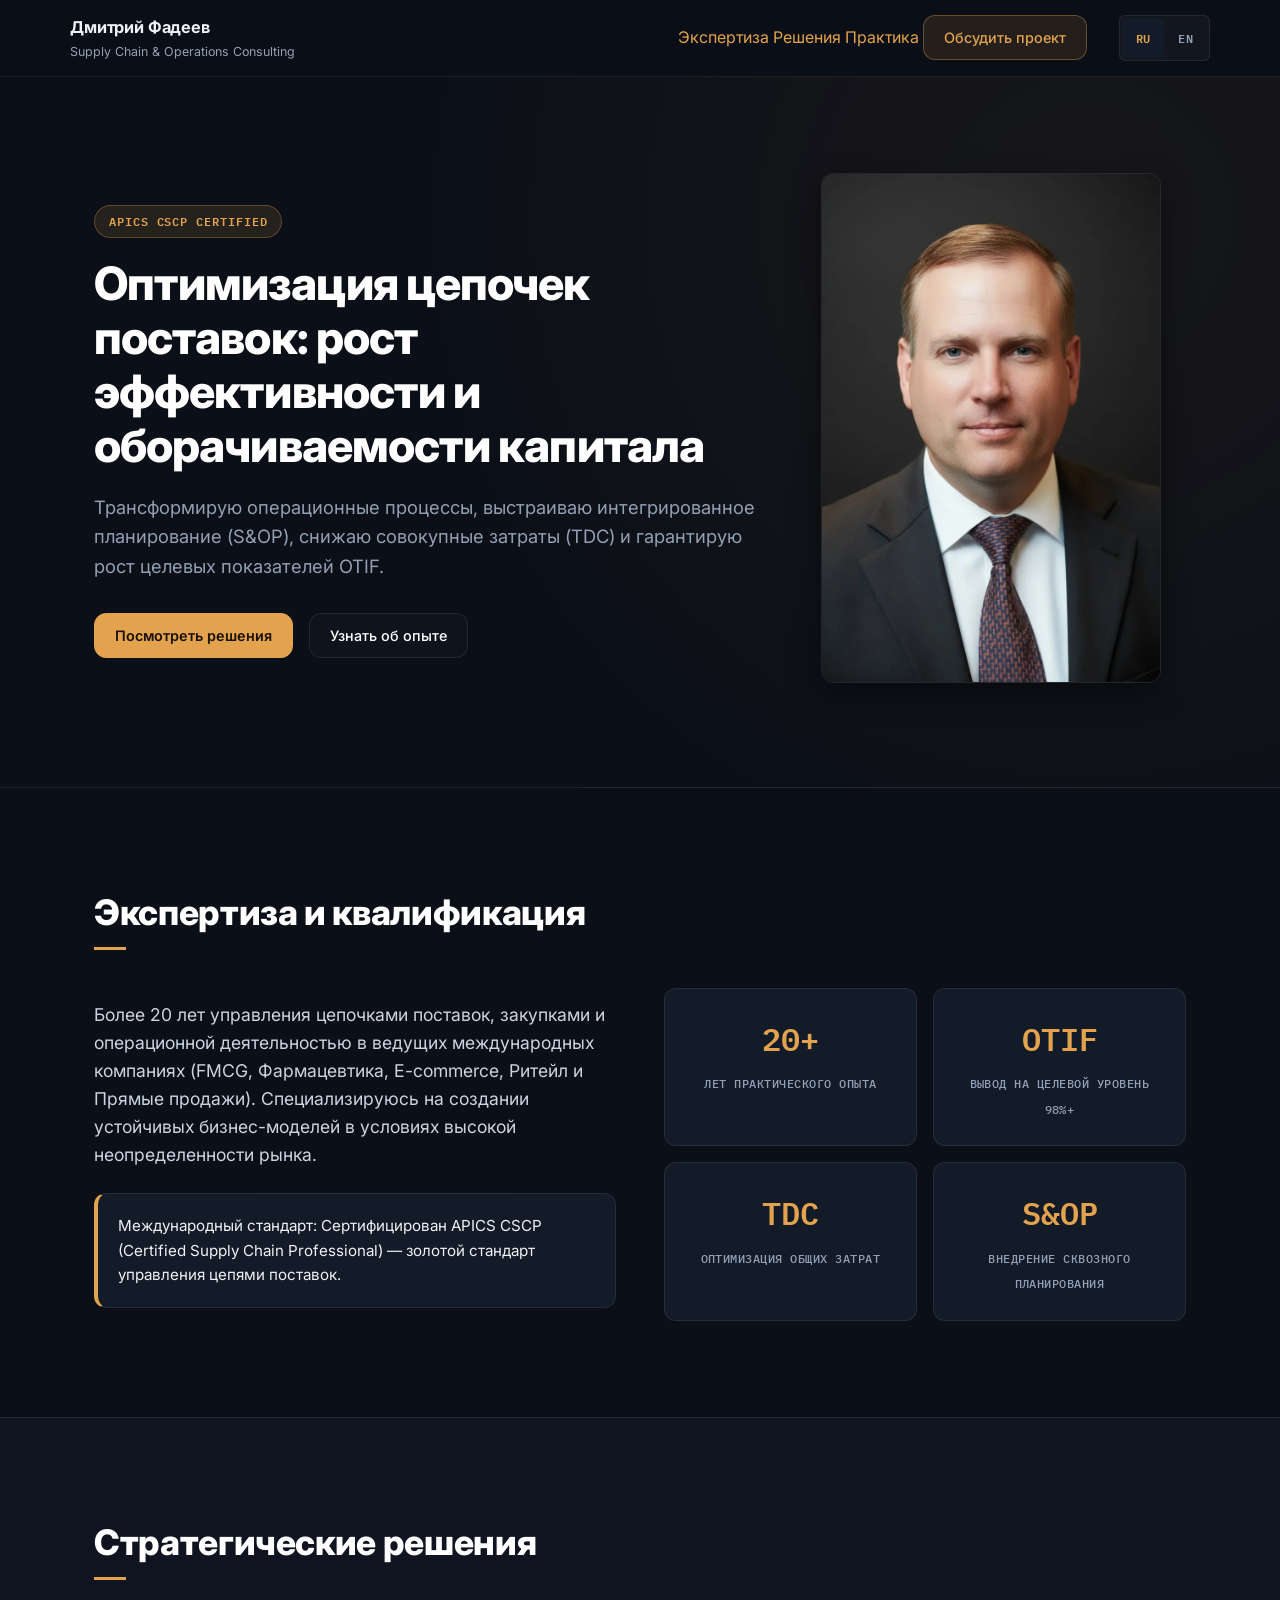
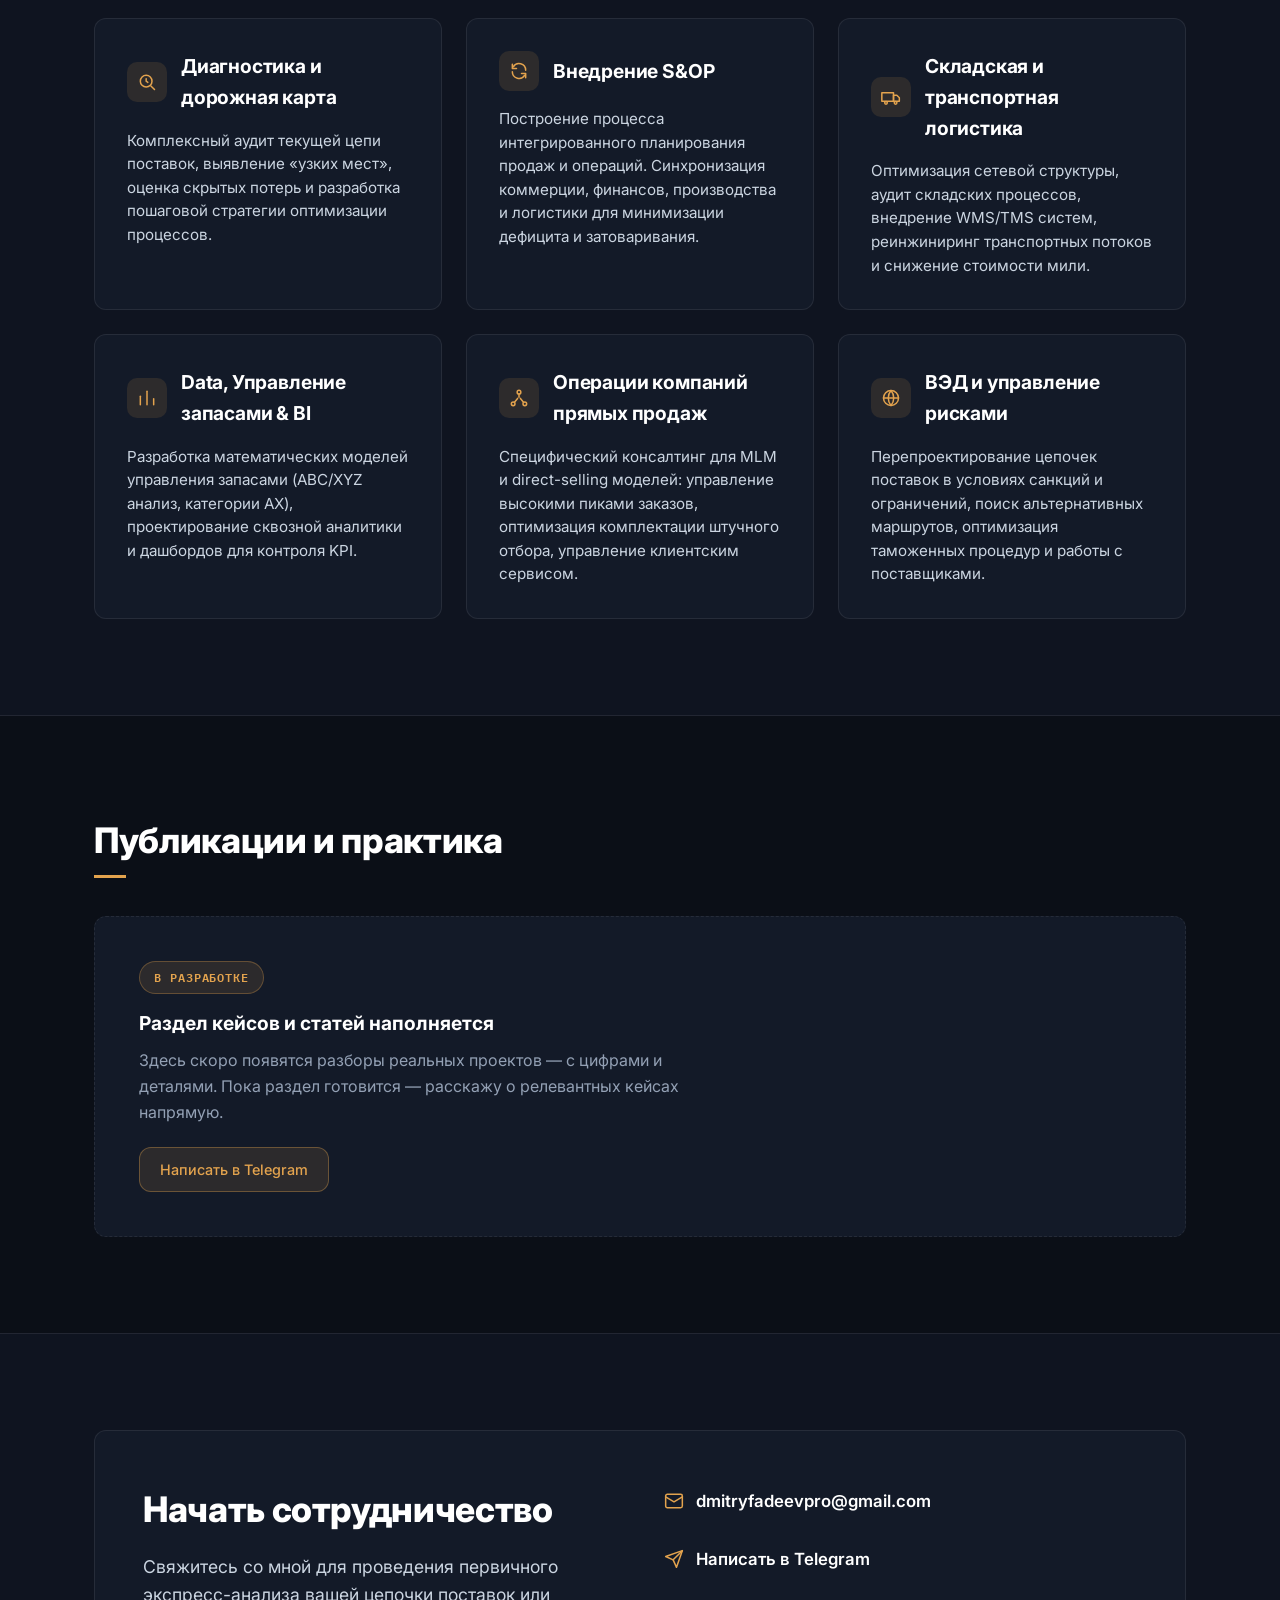
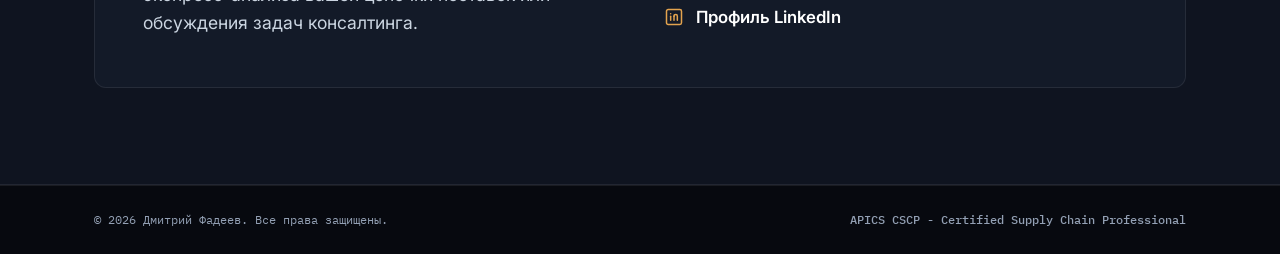
<file: index.html>
<!doctype html>
<html lang="ru" data-theme="dark">
<head>
  <meta charset="utf-8">
  <meta name="viewport" content="width=device-width,initial-scale=1">
  <title>Дмитрий Фадеев — Эксперт по цепочкам поставок | APICS CSCP</title>
  <meta name="description" content="Профессиональный консалтинг в области Supply Chain, S&amp;OP и операционного менеджмента для крупного бизнеса.">
  
  <meta property="og:type" content="website">
  <meta property="og:url" content="https://dmitryfadeev.pro/">
  <meta property="og:title" content="Дмитрий Фадеев — Консалтинг в Supply Chain">
  <meta property="og:description" content="Оптимизация цепочек поставок, внедрение S&amp;OP, снижение TDC, повышение OTIF. 20+ лет опыта.">
  <meta property="og:image" content="https://dmitryfadeev.pro/assets/images/photo.jpg">

  <meta property="twitter:card" content="summary_large_image">
  <meta property="twitter:url" content="https://dmitryfadeev.pro/">
  <meta property="twitter:title" content="Дмитрий Фадеев — Консалтинг в Supply Chain">
  <meta property="twitter:description" content="Оптимизация цепочек поставок, внедрение S&amp;OP, снижение TDC, повышение OTIF. 20+ лет опыта.">
  <meta property="twitter:image" content="https://dmitryfadeev.pro/assets/images/photo.jpg">

  <link rel="icon" href="assets/images/favicon.svg" type="image/svg+xml">
  
  <link rel="preconnect" href="https://fonts.googleapis.com">
  <link rel="preconnect" href="https://fonts.gstatic.com" crossorigin>
  <link href="https://fonts.googleapis.com/css2?family=Inter:wght@400;600;700;800&family=IBM+Plex+Mono:wght@500;600&display=swap" rel="stylesheet">

  <link rel="canonical" href="https://dmitryfadeev.pro/">
  <meta name="theme-color" content="#0B0F17">
  <link rel="preload" as="image" href="assets/images/photo.webp" imagesrcset="assets/images/photo.webp" fetchpriority="high">

  <link rel="stylesheet" href="assets/style.css">

  <script type="application/ld+json">
  {
    "@context": "https://schema.org",
    "@type": "Person",
    "name": "Dmitry Fadeev",
    "alternateName": "Дмитрий Фадеев",
    "url": "https://dmitryfadeev.pro/",
    "image": "https://dmitryfadeev.pro/assets/images/photo.jpg",
    "jobTitle": "Supply Chain & Operations Consultant",
    "description": "Консалтинг в области Supply Chain, S&OP и операционного менеджмента. APICS CSCP Certified.",
    "sameAs": [
      "https://www.linkedin.com/in/dmitryfadeev/",
      "https://t.me/dmitryfadeevpro"
    ],
    "hasCredential": {
      "@type": "EducationalOccupationalCredential",
      "credentialCategory": "certification",
      "name": "APICS CSCP — Certified Supply Chain Professional"
    }
  }
  </script>
</head>
<body>

<header class="header">
  <div class="container header__row">
    <div class="brand">
      <div class="brand__text">
        <strong class="brand__name" data-i18n="brandName">Дмитрий Фадеев</strong>
        <span class="brand__role">Supply Chain &amp; Operations Consulting</span>
      </div>
    </div>
    
    <nav id="nav" class="nav">
      <div class="nav__links">
        <a href="#expertise" data-i18n="navExpertise">Экспертиза</a>
        <a href="#solutions" data-i18n="navSolutions">Решения</a>
        <a href="#practice" data-i18n="navPractice">Практика</a>
        <a href="#contact" class="btn btn--primary" data-i18n="navContact">Обсудить проект</a>
      </div>
    </nav>

    <div class="header__controls">
      <div class="lang-switch" role="group" aria-label="Language switch">
        <button class="lang" data-lang="ru" aria-pressed="true">RU</button>
        <button class="lang" data-lang="en" aria-pressed="false">EN</button>
      </div>
      <button class="burger" aria-label="Открыть меню" aria-expanded="false" aria-controls="nav">
        <span></span><span></span><span></span>
      </button>
    </div>
  </div>
</header>

<main id="main">
  <section class="hero">
    <div class="container hero__grid">
      <div class="hero__text">
        <div class="badge">APICS CSCP Certified</div>
        <h1 data-i18n="heroTitle">Оптимизация цепочек поставок: рост эффективности и оборачиваемости капитала</h1>
        <p class="lead" data-i18n="heroLead">Трансформирую операционные процессы, выстраиваю интегрированное планирование (S&amp;OP), снижаю совокупные затраты (TDC) и гарантирую рост целевых показателей OTIF.</p>
        <div class="hero__actions">
          <a href="#solutions" class="btn btn--accent" data-i18n="heroBtn">Посмотреть решения</a>
          <a href="#expertise" class="btn" data-i18n="heroBtnSub">Узнать об опыте</a>
        </div>
      </div>
      <div class="hero__media">
        <picture>
          <source srcset="assets/images/photo.webp" type="image/webp">
          <img src="assets/images/photo.jpg" alt="Дмитрий Фадеев" class="photo small" loading="eager" fetchpriority="high" width="799" height="1200">
        </picture>
      </div>
    </div>
  </section>

  <section id="expertise" class="section">
    <div class="container">
      <h2 data-i18n="expTitle">Экспертиза и квалификация</h2>
      <div class="expertise-grid">
        <div class="expertise-text">
          <p data-i18n="expText1">Более 20 лет управления цепочками поставок, закупками и операционной деятельностью в ведущих международных компаниях (FMCG, Фармацевтика, E-commerce, Ритейл и Прямые продажи). Специализируюсь на создании устойчивых бизнес-моделей в условиях высокой неопределенности рынка.</p>
          <div class="certification-badge" data-i18n="apicsBadge">
            Международный стандарт: Сертифицирован APICS CSCP (Certified Supply Chain Professional) — золотой стандарт управления цепями поставок.
          </div>
        </div>
        <div class="stats-grid">
          <div class="stat-card">
            <span class="stat-num" data-i18n="stat1Num">20+</span>
            <span class="stat-desc" data-i18n="stat1Desc">лет практического опыта</span>
          </div>
          <div class="stat-card">
            <span class="stat-num" data-i18n="stat2Num">OTIF</span>
            <span class="stat-desc" data-i18n="stat2Desc">вывод на целевой уровень 98%+</span>
          </div>
          <div class="stat-card">
            <span class="stat-num" data-i18n="stat3Num">TDC</span>
            <span class="stat-desc" data-i18n="stat3Desc">оптимизация общих затрат</span>
          </div>
          <div class="stat-card">
            <span class="stat-num" data-i18n="stat4Num">S&amp;OP</span>
            <span class="stat-desc" data-i18n="stat4Desc">внедрение сквозного планирования</span>
          </div>
        </div>
      </div>
    </div>
  </section>

  <section id="solutions" class="section alt">
    <div class="container">
      <h2 data-i18n="solutionsTitle">Стратегические решения</h2>
      <div class="cards">
        <article class="card">
          <div class="card__header">
            <span class="card__icon" aria-hidden="true"><svg viewBox="0 0 24 24" fill="none" stroke="currentColor" stroke-width="1.8" stroke-linecap="round" stroke-linejoin="round"><circle cx="11" cy="11" r="7"></circle><path d="M21 21l-4.3-4.3"></path><path d="M11 8v3l2 1.5"></path></svg></span>
            <h3 data-i18n="srv1Title">Диагностика и дорожная карта</h3>
          </div>
          <p class="card__text" data-i18n="srv1Desc">Комплексный аудит текущей цепи поставок, выявление «узких мест», оценка скрытых потерь и разработка пошаговой стратегии оптимизации процессов.</p>
        </article>

        <article class="card">
          <div class="card__header">
            <span class="card__icon" aria-hidden="true"><svg viewBox="0 0 24 24" fill="none" stroke="currentColor" stroke-width="1.8" stroke-linecap="round" stroke-linejoin="round"><path d="M20 11a8 8 0 0 0-14.9-4"></path><path d="M4 4v5h5"></path><path d="M4 13a8 8 0 0 0 14.9 4"></path><path d="M20 20v-5h-5"></path></svg></span>
            <h3 data-i18n="srv2Title">Внедрение S&amp;OP</h3>
          </div>
          <p class="card__text" data-i18n="srv2Desc">Построение процесса интегрированного планирования продаж и операций. Синхронизация коммерции, финансов, производства и логистики для минимизации дефицита и затоваривания.</p>
        </article>

        <article class="card">
          <div class="card__header">
            <span class="card__icon" aria-hidden="true"><svg viewBox="0 0 24 24" fill="none" stroke="currentColor" stroke-width="1.8" stroke-linecap="round" stroke-linejoin="round"><rect x="1" y="7" width="14" height="10"></rect><path d="M15 10h4l3 3v4h-7z"></path><circle cx="6" cy="19" r="1.6"></circle><circle cx="17.5" cy="19" r="1.6"></circle></svg></span>
            <h3 data-i18n="srv3Title">Складская и транспортная логистика</h3>
          </div>
          <p class="card__text" data-i18n="srv3Desc">Оптимизация сетевой структуры, аудит складских процессов, внедрение WMS/TMS систем, реинжиниринг транспортных потоков и снижение стоимости мили.</p>
        </article>

        <article class="card">
          <div class="card__header">
            <span class="card__icon" aria-hidden="true"><svg viewBox="0 0 24 24" fill="none" stroke="currentColor" stroke-width="1.8" stroke-linecap="round" stroke-linejoin="round"><path d="M4 20V10"></path><path d="M12 20V4"></path><path d="M20 20v-7"></path></svg></span>
            <h3 data-i18n="srv4Title">Data, Управление запасами &amp; BI</h3>
          </div>
          <p class="card__text" data-i18n="srv4Desc">Разработка математических моделей управления запасами (ABC/XYZ анализ, категории AX), проектирование сквозной аналитики и дашбордов для контроля KPI.</p>
        </article>

        <article class="card">
          <div class="card__header">
            <span class="card__icon" aria-hidden="true"><svg viewBox="0 0 24 24" fill="none" stroke="currentColor" stroke-width="1.8" stroke-linecap="round" stroke-linejoin="round"><circle cx="12" cy="5" r="2.2"></circle><circle cx="5" cy="19" r="2.2"></circle><circle cx="19" cy="19" r="2.2"></circle><path d="M12 7.2v4"></path><path d="M10.3 12.5 6.6 17"></path><path d="M13.7 12.5l3.7 4.5"></path></svg></span>
            <h3 data-i18n="srv5Title">Операции компаний прямых продаж</h3>
          </div>
          <p class="card__text" data-i18n="srv5Desc">Специфический консалтинг для MLM и direct-selling моделей: управление высокими пиками заказов, оптимизация комплектации штучного отбора, управление клиентским сервисом.</p>
        </article>

        <article class="card">
          <div class="card__header">
            <span class="card__icon" aria-hidden="true"><svg viewBox="0 0 24 24" fill="none" stroke="currentColor" stroke-width="1.8" stroke-linecap="round" stroke-linejoin="round"><circle cx="12" cy="12" r="9"></circle><path d="M3 12h18"></path><path d="M12 3a14 14 0 0 1 0 18a14 14 0 0 1 0-18z"></path></svg></span>
            <h3 data-i18n="srv6Title">ВЭД и управление рисками</h3>
          </div>
          <p class="card__text" data-i18n="srv6Desc">Перепроектирование цепочек поставок в условиях санкций и ограничений, поиск альтернативных маршрутов, оптимизация таможенных процедур и работы с поставщиками.</p>
        </article>
      </div>
    </div>
  </section>

  <section id="practice" class="section">
    <div class="container">
      <h2 data-i18n="practiceTitle">Публикации и практика</h2>
      <div id="posts" class="cards blog-cards"></div>
      
      <div id="postModal" class="modal" aria-hidden="true" role="dialog" aria-labelledby="postTitle">
        <div class="modal__dialog">
          <button class="modal__close" aria-label="Закрыть">×</button>
          <article id="postContent">
            <h3 id="postTitle"></h3>
            <p class="post-meta" id="postMeta"></p>
            <div id="postBody"></div>
            <section class="comments">
              <h4 data-i18n="commentsTitle">Обсуждение публикации</h4>
              <div id="giscus_container"></div>
            </section>
          </article>
        </div>
      </div>
    </div>
  </section>

  <section id="contact" class="section alt">
    <div class="container">
      <div class="cta-block">
        <div class="cta-text">
          <h2 data-i18n="contactTitle">Начать сотрудничество</h2>
          <p data-i18n="contactDesc">Свяжитесь со мной для проведения первичного экспресс-анализа вашей цепочки поставок или обсуждения задач консалтинга.</p>
        </div>
        <address class="contacts-wrapper">
          <ul class="contacts-list">
            <li><a href="mailto:dmitryfadeevpro@gmail.com"><svg viewBox="0 0 24 24" fill="none" stroke="currentColor" stroke-width="1.8" stroke-linecap="round" stroke-linejoin="round" aria-hidden="true"><rect x="2" y="4" width="20" height="16" rx="2"></rect><path d="m2 7 10 6 10-6"></path></svg> dmitryfadeevpro@gmail.com</a></li>
            <li><a href="https://t.me/dmitryfadeevpro" target="_blank" rel="noopener noreferrer"><svg viewBox="0 0 24 24" fill="none" stroke="currentColor" stroke-width="1.8" stroke-linecap="round" stroke-linejoin="round" aria-hidden="true"><path d="M22 2 11 13"></path><path d="M22 2 15 22l-4-9-9-4z"></path></svg> <span data-i18n="contactTg">Написать в Telegram</span></a></li>
            <li><a href="https://www.linkedin.com/in/dmitryfadeev/" target="_blank" rel="noopener noreferrer"><svg viewBox="0 0 24 24" fill="none" stroke="currentColor" stroke-width="1.8" stroke-linecap="round" stroke-linejoin="round" aria-hidden="true"><rect x="3" y="3" width="18" height="18" rx="2"></rect><path d="M8 11v5"></path><path d="M8 8v.01"></path><path d="M12 16v-5"></path><path d="M12 11c0-1.2 1-2 2.2-2s1.8.9 1.8 2v5"></path></svg> <span data-i18n="contactLi">Профиль LinkedIn</span></a></li>
          </ul>
        </address>
      </div>
    </div>
  </section>
</main>

<footer class="footer">
  <div class="container footer__row-bot">
    <span>© <span id="year">2026</span> <span data-i18n="footerCopy">Дмитрий Фадеев. Все права защищены.</span></span>
    <span class="footer__note">APICS CSCP - Certified Supply Chain Professional</span>
  </div>
</footer>

<script src="assets/i18n.js"></script>
<script src="assets/blog.js"></script>

<script>
  document.getElementById('year').textContent = new Date().getFullYear();

  const burger = document.querySelector('.burger');
  const nav = document.getElementById('nav');
  const navLinks = document.querySelectorAll('.nav__links a');

  if (burger && nav) {
    const toggleMenu = (state) => {
      const isOpened = state !== undefined ? state : !nav.classList.contains('open');
      nav.classList.toggle('open', isOpened);
      burger.setAttribute('aria-expanded', isOpened);
      document.body.classList.toggle('no-scroll', isOpened);
    };
    burger.addEventListener('click', () => toggleMenu());
    navLinks.forEach(link => link.addEventListener('click', () => toggleMenu(false)));
  }
</script>
<script src="https://identity.netlify.com/v1/netlify-identity-widget.js"></script>
</body>
</html>
</file>
<file: assets/style.css>
:root {
  --bg: #0B0F17;
  --panel: #131A28;
  --panel-hover: #182032;
  --text: #EEF1F5;
  --muted: #93A0B4;
  --accent: #E3A34E;
  --accent-soft: rgba(227, 163, 78, 0.12);
  --accent-contrast: #1A1206;
  --border: rgba(255, 255, 255, 0.08);
  --radius: 12px;
  --shadow: 0 10px 30px rgba(0, 0, 0, 0.45);
  --transition: all 0.25s cubic-bezier(0.16, 1, 0.3, 1);
  --font-body: "Inter", system-ui, -apple-system, BlinkMacSystemFont, sans-serif;
  --font-mono: "IBM Plex Mono", ui-monospace, SFMono-Regular, Menlo, monospace;
}

* { box-sizing: border-box; }

html { color-scheme: dark; }

body {
  margin: 0;
  background-color: var(--bg);
  color: var(--text);
  font-family: var(--font-body);
  font-size: 16px;
  line-height: 1.6;
  -webkit-font-smoothing: antialiased;
  text-rendering: optimizeLegibility;
}

body.no-scroll { overflow: hidden; }

a { color: var(--accent); text-decoration: none; transition: var(--transition); }
a:hover { color: #f0b563; }

.container { max-width: 1140px; margin: 0 auto; padding: 0 24px; }

.header {
  position: sticky;
  top: 0;
  background: rgba(11, 15, 23, 0.86);
  backdrop-filter: blur(20px);
  -webkit-backdrop-filter: blur(20px);
  border-bottom: 1px solid var(--border);
  z-index: 100;
}
.header__row {
  display: flex;
  justify-content: flex-end;
  align-items: center;
  padding: 14px 0;
  gap: 32px;
}

.brand {
  display: flex;
  align-items: center;
  gap: 12px;
  margin-right: auto;
}
.brand__name { font-size: 1.02rem; letter-spacing: -0.01em; }
.brand__role { display: block; font-size: 0.78rem; color: var(--muted); margin-top: 1px; }

.header__controls {
  display: flex;
  align-items: center;
  gap: 16px;
  z-index: 101;
}

.btn {
  padding: 10px 20px;
  border-radius: var(--radius);
  border: 1px solid var(--border);
  background: rgba(255, 255, 255, 0.02);
  color: #fff;
  font-size: 0.9rem;
  font-weight: 500;
  cursor: pointer;
  transition: var(--transition);
  min-height: 44px;
  display: inline-flex;
  align-items: center;
  justify-content: center;
}
.btn:hover { background: rgba(255, 255, 255, 0.08); border-color: var(--muted); }
.btn--primary { background: var(--accent-soft); border-color: rgba(227, 163, 78, 0.35); color: var(--accent); }
.btn--primary:hover { background: var(--accent); color: var(--accent-contrast); border-color: var(--accent); }
.btn--accent { background: var(--accent); border-color: var(--accent); color: var(--accent-contrast); font-weight: 600; }
.btn--accent:hover { background: #f0b563; border-color: #f0b563; transform: translateY(-1px); }

.lang-switch { display: flex; background: rgba(255, 255, 255, 0.04); padding: 2px; border-radius: 6px; border: 1px solid var(--border); }
.lang { background: transparent; border: none; color: var(--muted); cursor: pointer; font-family: var(--font-mono); font-size: 0.72rem; font-weight: 600; letter-spacing: 0.03em; padding: 10px 14px; border-radius: 4px; min-height: 40px; }
.lang[aria-pressed="true"] { background: var(--panel); color: var(--accent); }

.burger { display: none; flex-direction: column; justify-content: space-between; width: 44px; height: 44px; background: transparent; border: none; cursor: pointer; padding: 14px 11px; z-index: 101; }
.burger span { width: 100%; height: 2px; background-color: #fff; transition: var(--transition); }
.burger[aria-expanded="true"] span:nth-child(1) { transform: translateY(7px) rotate(45deg); }
.burger[aria-expanded="true"] span:nth-child(2) { opacity: 0; }
.burger[aria-expanded="true"] span:nth-child(3) { transform: translateY(-7px) rotate(-45deg); }

.hero { padding: 96px 0; background: radial-gradient(circle at 85% 20%, rgba(227, 163, 78, 0.06), transparent 55%); border-bottom: 1px solid var(--border); }
.hero__grid { display: grid; grid-template-columns: 1.3fr 0.7fr; gap: 48px; align-items: center; }
.badge { display: inline-flex; align-items: center; gap: 8px; background: var(--accent-soft); border: 1px solid rgba(227, 163, 78, 0.3); color: var(--accent); font-family: var(--font-mono); font-size: 0.72rem; font-weight: 600; text-transform: uppercase; letter-spacing: 0.08em; padding: 6px 14px; border-radius: 20px; margin-bottom: 18px; }
.hero h1 { font-size: clamp(30px, 4.2vw, 46px); font-weight: 800; line-height: 1.18; color: #fff; margin: 0 0 20px 0; letter-spacing: -0.02em; }
.lead { font-size: 1.15rem; color: var(--muted); margin: 0 0 32px 0; max-width: 56ch; }
.hero__actions { display: flex; gap: 16px; flex-wrap: wrap; }
.photo { width: 100%; height: auto; border-radius: var(--radius); border: 1px solid var(--border); box-shadow: var(--shadow); aspect-ratio: 799 / 1200; object-fit: cover; }
.photo.small { max-width: 340px; justify-self: center; }

.section { padding: 96px 0; }
.section.alt { background-color: #0F1420; border-top: 1px solid var(--border); border-bottom: 1px solid var(--border); }
.section h2 { font-size: 2.2rem; font-weight: 800; color: #fff; margin: 0 0 48px 0; letter-spacing: -0.01em; position: relative; }
.section h2::after { content: ''; position: absolute; left: 0; bottom: -10px; width: 32px; height: 3px; background: var(--accent); }

.expertise-grid { display: grid; grid-template-columns: 1fr 1fr; gap: 48px; align-items: center; }
.expertise-text p { font-size: 1.1rem; color: #cbd5e1; margin: 0 0 24px 0; }
.certification-badge { background: var(--panel); border: 1px solid var(--border); padding: 20px; border-radius: var(--radius); border-left: 4px solid var(--accent); font-size: 0.95rem; }
.stats-grid { display: grid; grid-template-columns: 1fr 1fr; gap: 16px; }
.stat-card { background: var(--panel); border: 1px solid var(--border); padding: 24px; border-radius: var(--radius); text-align: center; }
.stat-num { display: block; font-family: var(--font-mono); font-size: 2rem; font-weight: 600; color: var(--accent); margin-bottom: 6px; }
.stat-desc { font-family: var(--font-mono); font-size: 0.78rem; color: var(--muted); font-weight: 500; text-transform: uppercase; letter-spacing: 0.04em; }

.cards { display: grid; grid-template-columns: repeat(3, 1fr); gap: 24px; }
.card { background: var(--panel); border: 1px solid var(--border); border-radius: var(--radius); padding: 32px; transition: var(--transition); display: flex; flex-direction: column; gap: 16px; }
.card:hover { transform: translateY(-4px); border-color: rgba(227, 163, 78, 0.3); background: var(--panel-hover); box-shadow: var(--shadow); }
.card__header { display: flex; align-items: center; gap: 14px; }
.card__icon { flex-shrink: 0; width: 40px; height: 40px; border-radius: 10px; background: var(--accent-soft); display: flex; align-items: center; justify-content: center; color: var(--accent); }
.card__icon svg { width: 20px; height: 20px; }
.card h3 { margin: 0; font-size: 1.2rem; font-weight: 700; color: #fff; letter-spacing: -0.01em; }
.card__text { margin: 0; font-size: 0.95rem; color: #cbd5e1; line-height: 1.55; }
.card__code { font-family: var(--font-mono); font-size: 0.68rem; color: var(--muted); letter-spacing: 0.06em; text-transform: uppercase; margin: 0; }

.blog-cards .card { cursor: pointer; }
.blog-cards .card h3 { color: var(--accent); }
.blog-cards .card:hover h3 { color: #fff; }
.post-meta { font-family: var(--font-mono); color: var(--muted); font-size: 0.75rem; font-weight: 500; text-transform: uppercase; letter-spacing: 0.05em; margin: 0; }

.empty-card { grid-column: 1 / -1; background: var(--panel); border: 1px dashed var(--border); border-radius: var(--radius); padding: 44px; text-align: left; }
.empty-card .badge { margin-bottom: 14px; }
.empty-card h3 { margin: 0 0 10px; font-size: 1.2rem; color: #fff; }
.empty-card p { margin: 0 0 22px; color: var(--muted); max-width: 60ch; }

.cta-block { display: grid; grid-template-columns: 1fr 1fr; gap: 48px; align-items: center; background: var(--panel); border: 1px solid var(--border); padding: 48px; border-radius: var(--radius); }
.cta-text h2 { margin-bottom: 16px; }
.cta-text h2::after { display: none; }
.cta-text p { margin: 0; color: #cbd5e1; font-size: 1.1rem; }
.contacts-wrapper { font-style: normal; }
.contacts-list { list-style: none; padding: 0; margin: 0; display: flex; flex-direction: column; gap: 14px; }
.contacts-list li a { font-size: 1.05rem; font-weight: 600; color: #fff; display: inline-flex; align-items: center; gap: 12px; padding: 6px 0; min-height: 44px; }
.contacts-list li a:hover { color: var(--accent); }
.contacts-list li a svg { width: 20px; height: 20px; flex-shrink: 0; color: var(--accent); }

.modal { position: fixed; inset: 0; background: rgba(5, 8, 15, 0.85); backdrop-filter: blur(12px); display: none; align-items: center; justify-content: center; padding: 24px; z-index: 200; }
.modal[aria-hidden="false"] { display: flex; }
.modal__dialog { max-width: 740px; width: 100%; background: var(--panel); border: 1px solid var(--border); border-radius: var(--radius); padding: 40px; position: relative; max-height: 90vh; overflow-y: auto; box-shadow: var(--shadow); }
.modal__close { position: absolute; top: 16px; right: 16px; width: 40px; height: 40px; background: transparent; border: none; color: var(--muted); font-size: 28px; cursor: pointer; }
.modal__close:hover { color: #fff; }

.footer { border-top: 1px solid var(--border); padding: 24px 0; color: var(--muted); font-size: 0.85rem; background: #07090F; }
.footer__row-bot { display: flex; justify-content: space-between; align-items: center; font-family: var(--font-mono); font-size: 0.78rem; }
.footer__note { font-weight: 500; }

@media (max-width: 1024px) {
  .hero__grid, .expertise-grid, .cta-block { grid-template-columns: 1fr; text-align: center; gap: 32px; }
  .hero__actions { justify-content: center; }
  .photo.small { max-width: 300px; }
  .cards { grid-template-columns: repeat(2, 1fr); }
  .card__header { justify-content: center; }
  .section h2::after { left: 50%; transform: translateX(-50%); }
  .cta-block { padding: 32px; }
  .contacts-list { align-items: center; }
  .empty-card { text-align: center; }
}

@media (max-width: 768px) {
  .burger { display: flex; }
  .nav { position: fixed; top: 0; right: -100%; width: min(300px, 84vw); height: 100vh; height: 100dvh; background: #0c1220; border-left: 1px solid var(--border); flex-direction: column; align-items: flex-start; padding: 96px 32px 32px 32px; gap: 40px; transition: right 0.3s ease; overflow-y: auto; }
  .nav.open { right: 0; }
  .nav__links { flex-direction: column; align-items: flex-start; width: 100%; gap: 8px; }
  .nav__links a { font-size: 1.1rem; width: 100%; padding: 12px 0; min-height: 44px; display: flex; align-items: center; }
  .nav__links .btn { text-align: center; width: 100%; justify-content: center; margin-top: 8px; }
  .footer__row-bot { flex-direction: column; gap: 8px; text-align: center; }
  .hero { padding: 56px 0; }
  .section { padding: 64px 0; }
}

@media (max-width: 640px) {
  .cards { grid-template-columns: 1fr; }
}

*:focus-visible {
  outline: 2px solid var(--accent);
  outline-offset: 3px;
  border-radius: 4px;
}

@media (max-width: 400px) {
  .header__controls { gap: 8px; }
  .lang { padding: 8px 10px; }
  .brand__name { font-size: 0.95rem; }
}

@media (prefers-reduced-motion: reduce) {
  * { transition-duration: 0.01ms !important; animation-duration: 0.01ms !important; }
}
</file>
